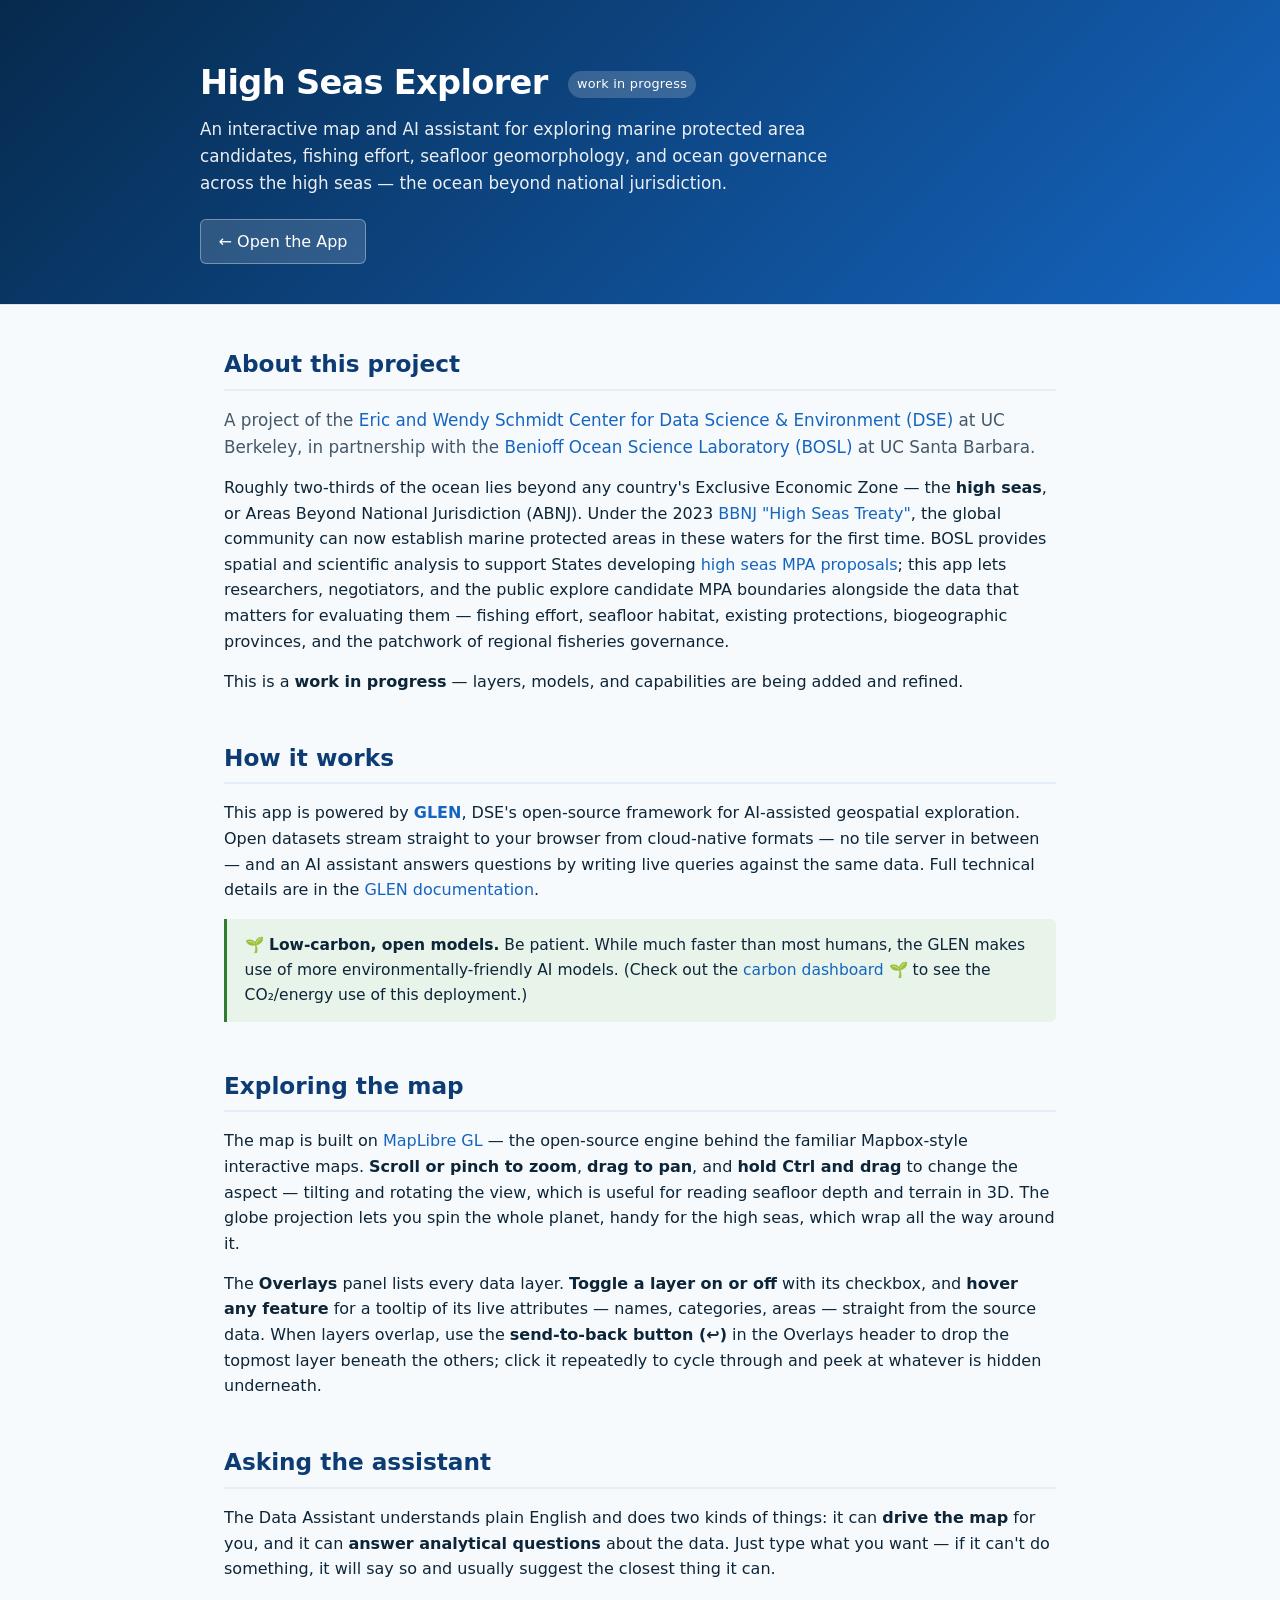
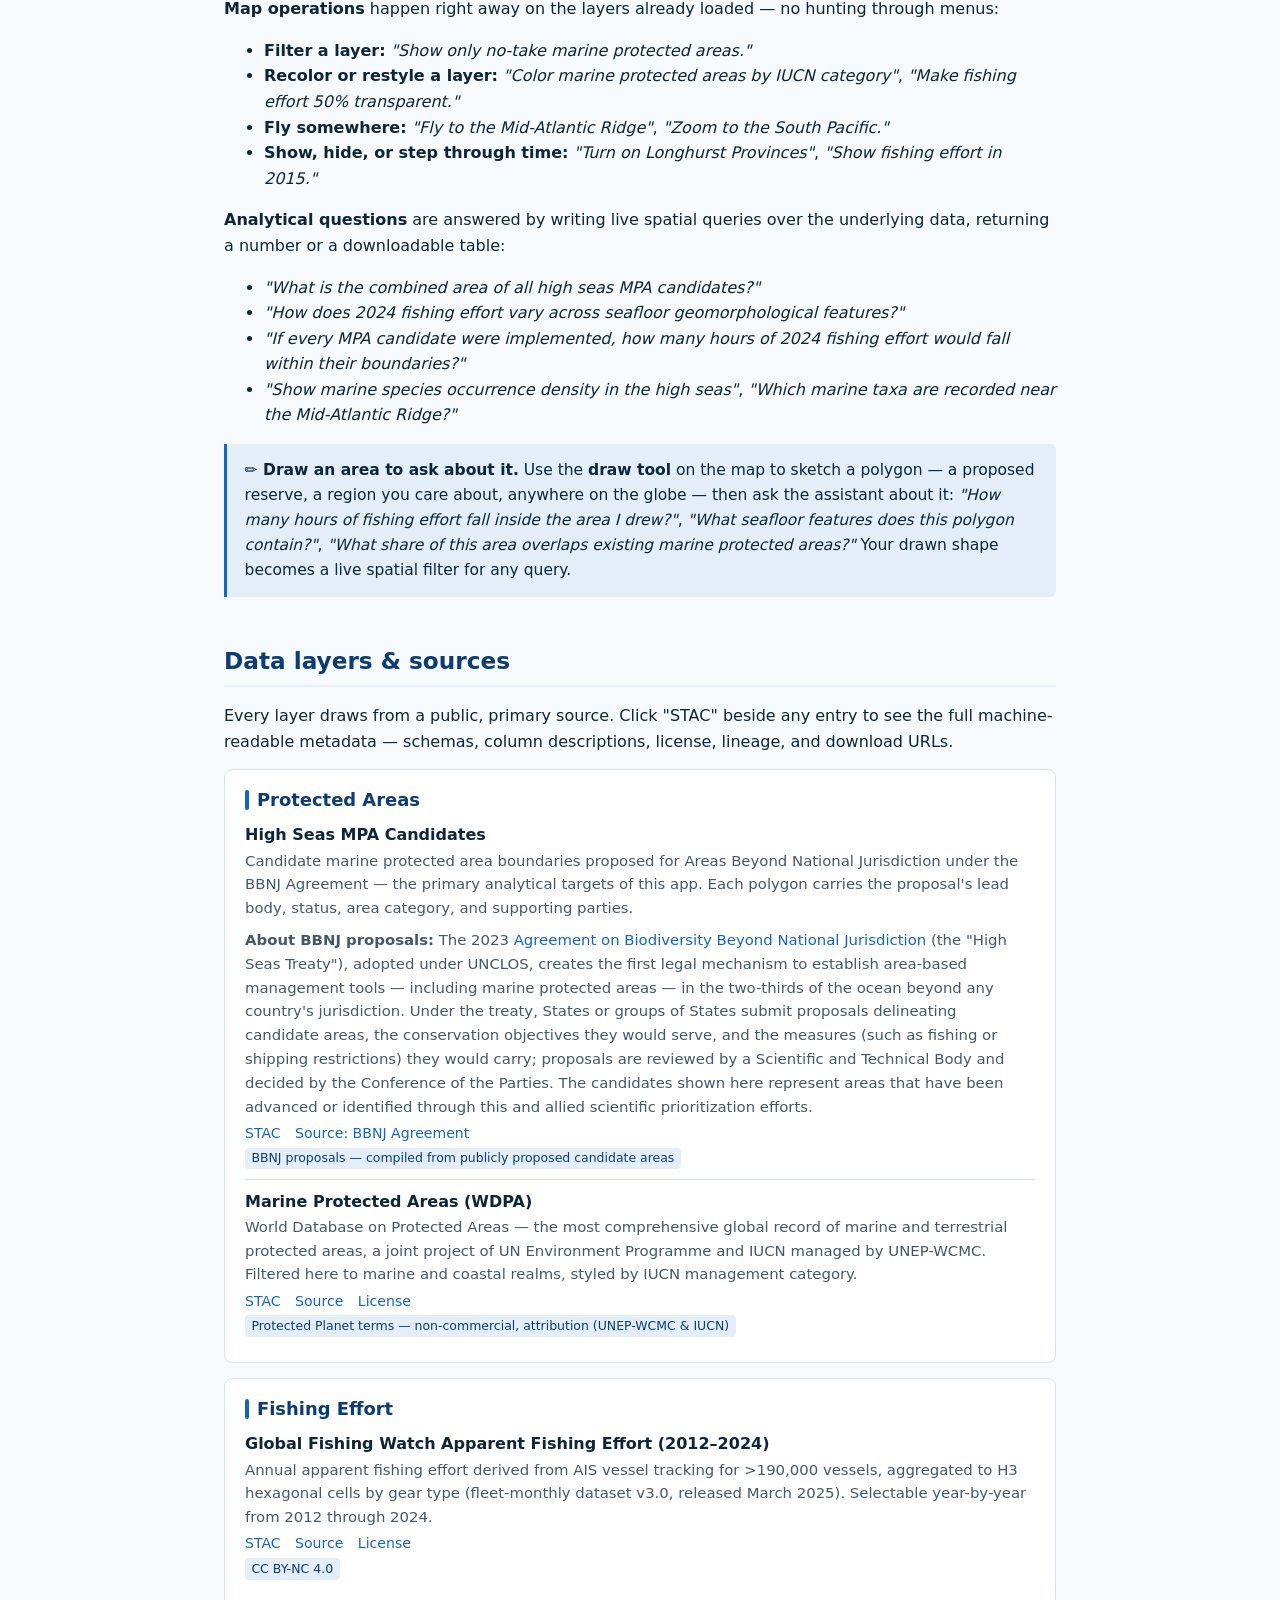
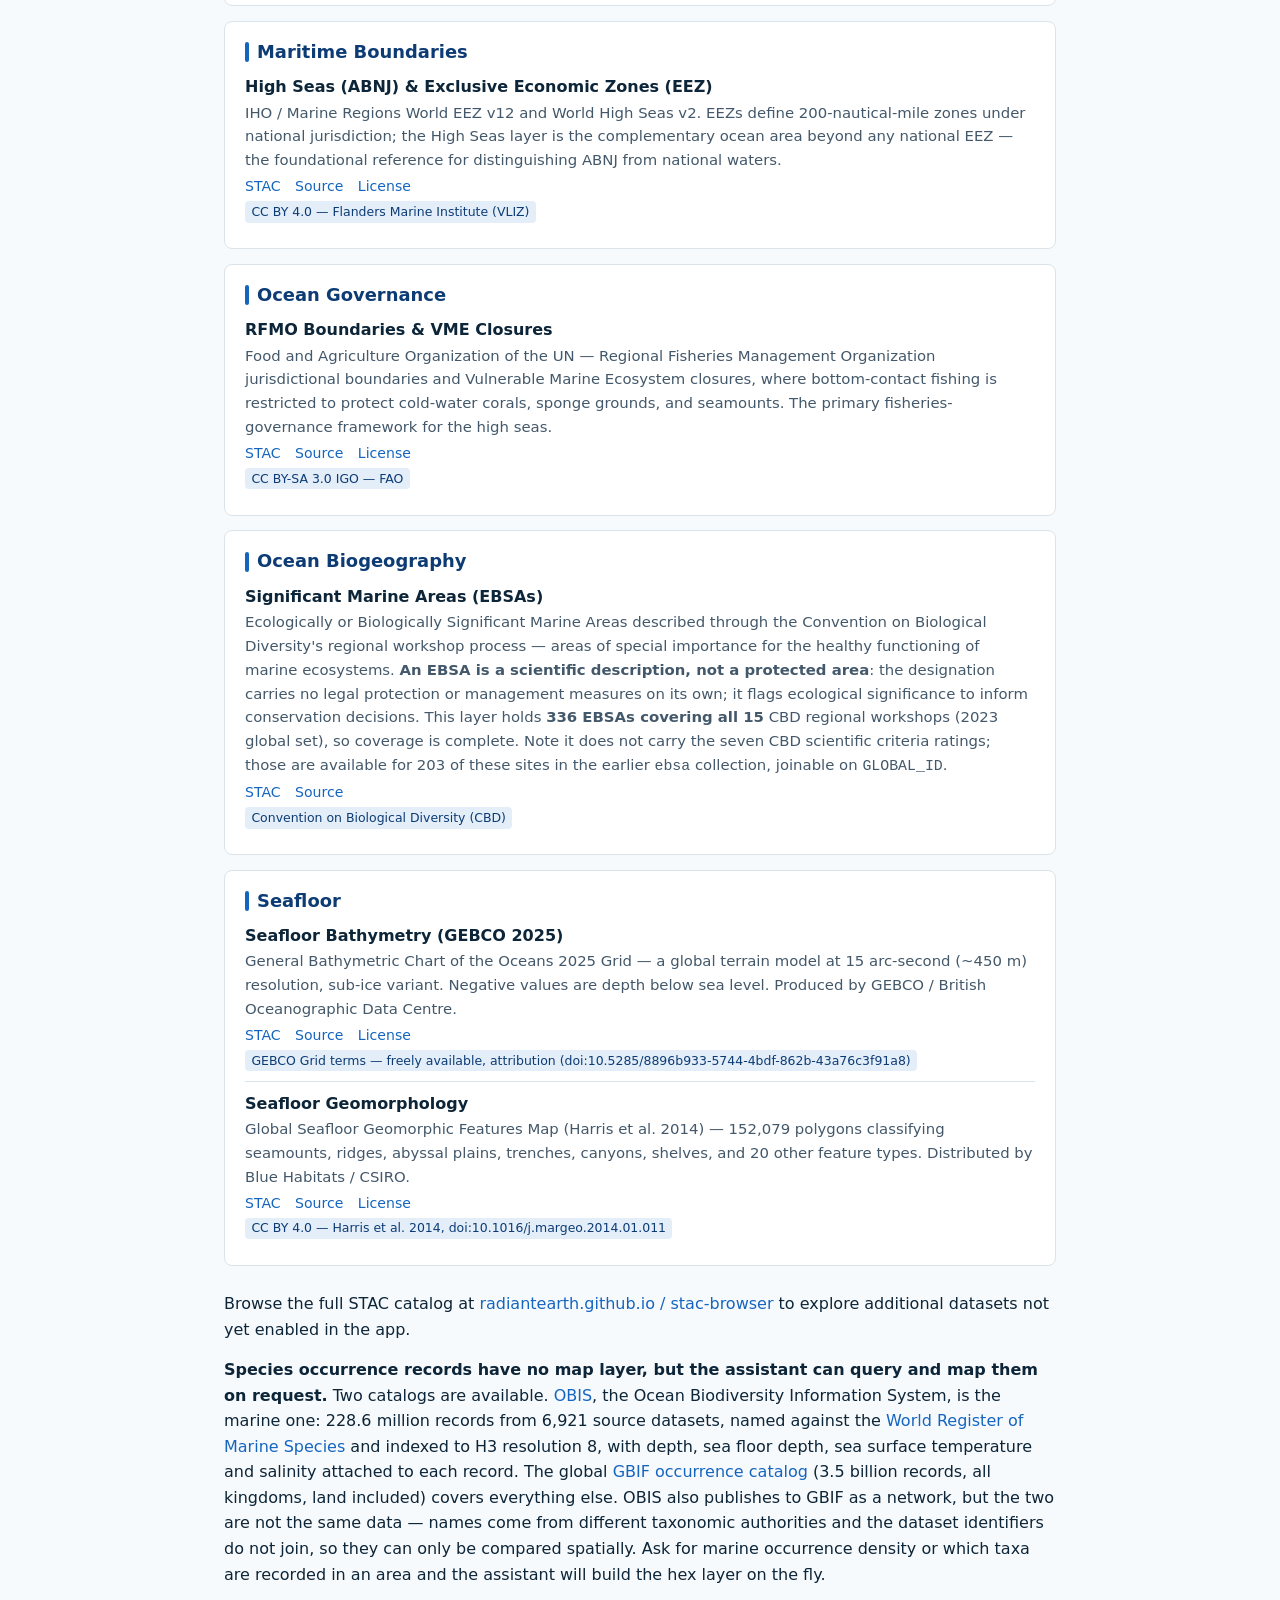
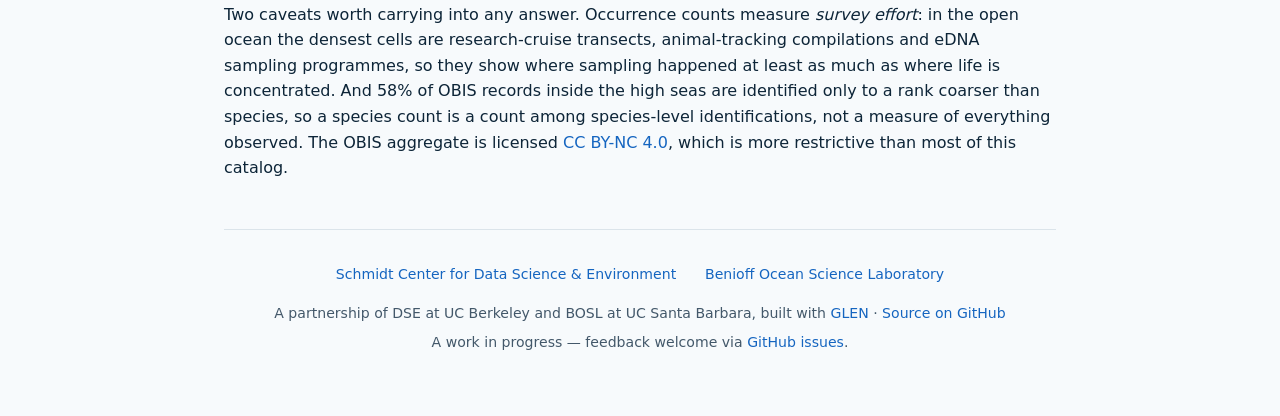
<file: docs.html>
<!DOCTYPE html>
<html lang="en">
<head>
<meta charset="UTF-8">
<meta name="viewport" content="width=device-width, initial-scale=1.0">
<title>About — High Seas Explorer</title>
<style>
:root {
    --ink: #0d2538;
    --ink-soft: #43586a;
    --paper: #f7fafc;
    --rule: #dbe4ea;
    --accent: #1565c0;
    --accent-dark: #0d3c75;
    --accent-soft: #e3eef9;
    --link: #1565c0;
    --max: 880px;
}

* { box-sizing: border-box; }

html, body {
    margin: 0;
    padding: 0;
    background: var(--paper);
    color: var(--ink);
    font-family: -apple-system, BlinkMacSystemFont, "Segoe UI", system-ui, sans-serif;
    font-size: 16px;
    line-height: 1.6;
}

a { color: var(--link); text-decoration: none; }
a:hover { text-decoration: underline; }

header.hero {
    background: linear-gradient(135deg, #062a4d 0%, var(--accent) 100%);
    color: #fff;
    padding: 3.5rem 1.5rem 2.5rem;
    border-bottom: 1px solid var(--rule);
}
.hero-inner {
    max-width: var(--max);
    margin: 0 auto;
}
.hero h1 {
    font-size: 2.1rem;
    margin: 0 0 0.4rem 0;
    font-weight: 600;
    letter-spacing: -0.02em;
}
.hero .tag {
    font-size: 1.05rem;
    opacity: 0.92;
    margin: 0 0 1.4rem 0;
    max-width: 60ch;
}
.hero .cta {
    display: inline-block;
    background: rgba(255,255,255,0.15);
    color: #fff;
    padding: 0.55rem 1.1rem;
    border-radius: 6px;
    border: 1px solid rgba(255,255,255,0.35);
    font-weight: 500;
    transition: background 0.15s;
}
.hero .cta:hover { background: rgba(255,255,255,0.28); text-decoration: none; }
.hero .badge {
    display: inline-block;
    margin-left: 0.6rem;
    padding: 0.18rem 0.55rem;
    border-radius: 999px;
    background: rgba(255,255,255,0.18);
    font-size: 0.8rem;
    font-weight: 500;
    letter-spacing: 0.02em;
    vertical-align: middle;
}

main {
    max-width: var(--max);
    margin: 0 auto;
    padding: 2.5rem 1.5rem 4rem;
}

section { margin-bottom: 2.8rem; }

h2 {
    font-size: 1.45rem;
    color: var(--accent-dark);
    border-bottom: 2px solid var(--accent-soft);
    padding-bottom: 0.4rem;
    margin: 0 0 1rem 0;
    font-weight: 600;
}
h3 {
    font-size: 1.12rem;
    color: var(--ink);
    margin: 1.4rem 0 0.5rem 0;
    font-weight: 600;
}
p { margin: 0.5rem 0 0.9rem; }
p.lede { font-size: 1.05rem; color: var(--ink-soft); }

.layer-group {
    background: #fff;
    border: 1px solid var(--rule);
    border-radius: 8px;
    padding: 1rem 1.25rem;
    margin: 0.9rem 0;
}
.layer-group h3 {
    margin-top: 0;
    color: var(--accent-dark);
    display: flex;
    align-items: center;
    gap: 0.5rem;
}
.layer-group h3::before {
    content: "";
    display: inline-block;
    width: 4px;
    height: 1.1em;
    background: var(--accent);
    border-radius: 2px;
}
.layer {
    padding: 0.55rem 0;
    border-top: 1px solid var(--rule);
}
.layer:first-of-type { border-top: 0; padding-top: 0; }
.layer .name {
    font-weight: 600;
    color: var(--ink);
}
.layer .source {
    color: var(--ink-soft);
    font-size: 0.93rem;
    margin: 0.1rem 0 0.15rem;
}
.layer .links {
    font-size: 0.88rem;
}
.layer .links a { margin-right: 0.9rem; }
.lic {
    display: inline-block;
    font-size: 0.78rem;
    font-weight: 500;
    color: var(--accent-dark);
    background: var(--accent-soft);
    border-radius: 4px;
    padding: 0.05rem 0.4rem;
    margin-top: 0.2rem;
}

.callout {
    background: var(--accent-soft);
    border-left: 3px solid var(--accent);
    padding: 0.9rem 1.1rem;
    border-radius: 0 6px 6px 0;
    margin: 1rem 0;
    font-size: 0.97rem;
}
.callout.green {
    background: #e8f3ea;
    border-left-color: #2e7d32;
}

.foot {
    text-align: center;
    color: var(--ink-soft);
    font-size: 0.88rem;
    margin-top: 3rem;
    padding-top: 1.5rem;
    border-top: 1px solid var(--rule);
}
.foot .partners {
    display: flex;
    justify-content: center;
    gap: 1.8rem;
    flex-wrap: wrap;
    margin: 0.6rem 0 1rem;
    font-weight: 500;
    color: var(--ink);
}

@media (max-width: 600px) {
    .hero h1 { font-size: 1.6rem; }
    main { padding: 1.5rem 1rem 3rem; }
    h2 { font-size: 1.2rem; }
}
</style>
</head>
<body>

<header class="hero">
    <div class="hero-inner">
        <h1>High Seas Explorer
            <span class="badge">work in progress</span>
        </h1>
        <p class="tag">An interactive map and AI assistant for exploring marine protected area candidates, fishing effort, seafloor geomorphology, and ocean governance across the high seas — the ocean beyond national jurisdiction.</p>
        <a href="/" class="cta">← Open the App</a>
    </div>
</header>

<main>

<section>
    <h2>About this project</h2>
    <p class="lede">A project of the <a href="https://dse.berkeley.edu" target="_blank" rel="noopener">Eric and Wendy Schmidt Center for Data Science &amp; Environment (DSE)</a> at UC Berkeley, in partnership with the <a href="https://bosl.ucsb.edu" target="_blank" rel="noopener">Benioff Ocean Science Laboratory (BOSL)</a> at UC Santa Barbara.</p>
    <p>Roughly two-thirds of the ocean lies beyond any country's Exclusive Economic Zone — the <strong>high seas</strong>, or Areas Beyond National Jurisdiction (ABNJ). Under the 2023 <a href="https://www.un.org/bbnj/" target="_blank" rel="noopener">BBNJ "High Seas Treaty"</a>, the global community can now establish marine protected areas in these waters for the first time. BOSL provides spatial and scientific analysis to support States developing <a href="https://bosl.ucsb.edu/bbnj/" target="_blank" rel="noopener">high seas MPA proposals</a>; this app lets researchers, negotiators, and the public explore candidate MPA boundaries alongside the data that matters for evaluating them — fishing effort, seafloor habitat, existing protections, biogeographic provinces, and the patchwork of regional fisheries governance.</p>
    <p>This is a <strong>work in progress</strong> — layers, models, and capabilities are being added and refined.</p>
</section>

<section>
    <h2>How it works</h2>
    <p>This app is powered by <a href="https://schmidtdse.github.io/glen/" target="_blank" rel="noopener"><strong>GLEN</strong></a>, DSE's open-source framework for AI-assisted geospatial exploration. Open datasets stream straight to your browser from cloud-native formats — no tile server in between — and an AI assistant answers questions by writing live queries against the same data. Full technical details are in the <a href="https://schmidtdse.github.io/glen/" target="_blank" rel="noopener">GLEN documentation</a>.</p>

    <div class="callout green">
        <strong>🌱 Low-carbon, open models.</strong> Be patient. While much faster than most humans, the GLEN makes use of more environmentally-friendly AI models. (Check out the <a href="https://carbon-dashboard.nrp-nautilus.io" target="_blank" rel="noopener">carbon dashboard 🌱</a> to see the CO₂/energy use of this deployment.)
    </div>
</section>

<section>
    <h2>Exploring the map</h2>
    <p>The map is built on <a href="https://maplibre.org" target="_blank" rel="noopener">MapLibre GL</a> — the open-source engine behind the familiar Mapbox-style interactive maps. <strong>Scroll or pinch to zoom</strong>, <strong>drag to pan</strong>, and <strong>hold Ctrl and drag</strong> to change the aspect — tilting and rotating the view, which is useful for reading seafloor depth and terrain in 3D. The globe projection lets you spin the whole planet, handy for the high seas, which wrap all the way around it.</p>
    <p>The <strong>Overlays</strong> panel lists every data layer. <strong>Toggle a layer on or off</strong> with its checkbox, and <strong>hover any feature</strong> for a tooltip of its live attributes — names, categories, areas — straight from the source data. When layers overlap, use the <strong>send-to-back button (↩)</strong> in the Overlays header to drop the topmost layer beneath the others; click it repeatedly to cycle through and peek at whatever is hidden underneath.</p>
</section>

<section>
    <h2>Asking the assistant</h2>
    <p>The Data Assistant understands plain English and does two kinds of things: it can <strong>drive the map</strong> for you, and it can <strong>answer analytical questions</strong> about the data. Just type what you want — if it can't do something, it will say so and usually suggest the closest thing it can.</p>

    <p><strong>Map operations</strong> happen right away on the layers already loaded — no hunting through menus:</p>
    <ul>
        <li><strong>Filter a layer:</strong> <em>"Show only no-take marine protected areas."</em></li>
        <li><strong>Recolor or restyle a layer:</strong> <em>"Color marine protected areas by IUCN category"</em>, <em>"Make fishing effort 50% transparent."</em></li>
        <li><strong>Fly somewhere:</strong> <em>"Fly to the Mid-Atlantic Ridge"</em>, <em>"Zoom to the South Pacific."</em></li>
        <li><strong>Show, hide, or step through time:</strong> <em>"Turn on Longhurst Provinces"</em>, <em>"Show fishing effort in 2015."</em></li>
    </ul>

    <p><strong>Analytical questions</strong> are answered by writing live spatial queries over the underlying data, returning a number or a downloadable table:</p>
    <ul>
        <li><em>"What is the combined area of all high seas MPA candidates?"</em></li>
        <li><em>"How does 2024 fishing effort vary across seafloor geomorphological features?"</em></li>
        <li><em>"If every MPA candidate were implemented, how many hours of 2024 fishing effort would fall within their boundaries?"</em></li>
        <li><em>"Show marine species occurrence density in the high seas"</em>, <em>"Which marine taxa are recorded near the Mid-Atlantic Ridge?"</em></li>
    </ul>

    <div class="callout">
        <strong>✏️ Draw an area to ask about it.</strong> Use the <strong>draw tool</strong> on the map to sketch a polygon — a proposed reserve, a region you care about, anywhere on the globe — then ask the assistant about it: <em>"How many hours of fishing effort fall inside the area I drew?"</em>, <em>"What seafloor features does this polygon contain?"</em>, <em>"What share of this area overlaps existing marine protected areas?"</em> Your drawn shape becomes a live spatial filter for any query.
    </div>
</section>

<section>
    <h2>Data layers &amp; sources</h2>
    <p>Every layer draws from a public, primary source. Click "STAC" beside any entry to see the full machine-readable metadata — schemas, column descriptions, license, lineage, and download URLs.</p>

    <div class="layer-group">
        <h3>Protected Areas</h3>
        <div class="layer">
            <div class="name">High Seas MPA Candidates</div>
            <div class="source">Candidate marine protected area boundaries proposed for Areas Beyond National Jurisdiction under the BBNJ Agreement — the primary analytical targets of this app. Each polygon carries the proposal's lead body, status, area category, and supporting parties.</div>
            <div class="source" style="margin-top:0.5rem;"><strong>About BBNJ proposals:</strong> The 2023 <a href="https://www.un.org/bbnj/" target="_blank" rel="noopener">Agreement on Biodiversity Beyond National Jurisdiction</a> (the "High Seas Treaty"), adopted under UNCLOS, creates the first legal mechanism to establish area-based management tools — including marine protected areas — in the two-thirds of the ocean beyond any country's jurisdiction. Under the treaty, States or groups of States submit proposals delineating candidate areas, the conservation objectives they would serve, and the measures (such as fishing or shipping restrictions) they would carry; proposals are reviewed by a Scientific and Technical Body and decided by the Conference of the Parties. The candidates shown here represent areas that have been advanced or identified through this and allied scientific prioritization efforts.</div>
            <div class="links"><a href="https://radiantearth.github.io/stac-browser/#/external/s3-west.nrp-nautilus.io/public-high-seas/mpa-candidates/stac-collection.json" target="_blank" rel="noopener">STAC</a><a href="https://www.un.org/bbnj/" target="_blank" rel="noopener">Source: BBNJ Agreement</a></div>
            <span class="lic">BBNJ proposals — compiled from publicly proposed candidate areas</span>
        </div>
        <div class="layer">
            <div class="name">Marine Protected Areas (WDPA)</div>
            <div class="source">World Database on Protected Areas — the most comprehensive global record of marine and terrestrial protected areas, a joint project of UN Environment Programme and IUCN managed by UNEP-WCMC. Filtered here to marine and coastal realms, styled by IUCN management category.</div>
            <div class="links"><a href="https://radiantearth.github.io/stac-browser/#/external/s3-west.nrp-nautilus.io/public-wdpa/wdpa/stac-collection.json" target="_blank" rel="noopener">STAC</a><a href="https://www.protectedplanet.net/en/thematic-areas/wdpa" target="_blank" rel="noopener">Source</a><a href="https://www.protectedplanet.net/en/legal" target="_blank" rel="noopener">License</a></div>
            <span class="lic">Protected Planet terms — non-commercial, attribution (UNEP-WCMC &amp; IUCN)</span>
        </div>
    </div>

    <div class="layer-group">
        <h3>Fishing Effort</h3>
        <div class="layer">
            <div class="name">Global Fishing Watch Apparent Fishing Effort (2012–2024)</div>
            <div class="source">Annual apparent fishing effort derived from AIS vessel tracking for &gt;190,000 vessels, aggregated to H3 hexagonal cells by gear type (fleet-monthly dataset v3.0, released March 2025). Selectable year-by-year from 2012 through 2024.</div>
            <div class="links"><a href="https://radiantearth.github.io/stac-browser/#/external/s3-west.nrp-nautilus.io/public-gfw/stac-collection.json" target="_blank" rel="noopener">STAC</a><a href="https://globalfishingwatch.org" target="_blank" rel="noopener">Source</a><a href="https://creativecommons.org/licenses/by-nc/4.0/" target="_blank" rel="noopener">License</a></div>
            <span class="lic">CC BY-NC 4.0</span>
        </div>
    </div>

    <div class="layer-group">
        <h3>Maritime Boundaries</h3>
        <div class="layer">
            <div class="name">High Seas (ABNJ) &amp; Exclusive Economic Zones (EEZ)</div>
            <div class="source">IHO / Marine Regions World EEZ v12 and World High Seas v2. EEZs define 200-nautical-mile zones under national jurisdiction; the High Seas layer is the complementary ocean area beyond any national EEZ — the foundational reference for distinguishing ABNJ from national waters.</div>
            <div class="links"><a href="https://radiantearth.github.io/stac-browser/#/external/s3-west.nrp-nautilus.io/public-high-seas/iho/stac-collection.json" target="_blank" rel="noopener">STAC</a><a href="https://www.marineregions.org/" target="_blank" rel="noopener">Source</a><a href="https://creativecommons.org/licenses/by/4.0/" target="_blank" rel="noopener">License</a></div>
            <span class="lic">CC BY 4.0 — Flanders Marine Institute (VLIZ)</span>
        </div>
    </div>

    <div class="layer-group">
        <h3>Ocean Governance</h3>
        <div class="layer">
            <div class="name">RFMO Boundaries &amp; VME Closures</div>
            <div class="source">Food and Agriculture Organization of the UN — Regional Fisheries Management Organization jurisdictional boundaries and Vulnerable Marine Ecosystem closures, where bottom-contact fishing is restricted to protect cold-water corals, sponge grounds, and seamounts. The primary fisheries-governance framework for the high seas.</div>
            <div class="links"><a href="https://radiantearth.github.io/stac-browser/#/external/s3-west.nrp-nautilus.io/public-high-seas/rfmo/stac-collection.json" target="_blank" rel="noopener">STAC</a><a href="https://www.fao.org/fishery/en/rfb" target="_blank" rel="noopener">Source</a><a href="https://creativecommons.org/licenses/by-sa/3.0/igo/" target="_blank" rel="noopener">License</a></div>
            <span class="lic">CC BY-SA 3.0 IGO — FAO</span>
        </div>
    </div>

    <div class="layer-group">
        <h3>Ocean Biogeography</h3>
        <div class="layer">
            <div class="name">Significant Marine Areas (EBSAs)</div>
            <div class="source">Ecologically or Biologically Significant Marine Areas described through the Convention on Biological Diversity's regional workshop process — areas of special importance for the healthy functioning of marine ecosystems. <strong>An EBSA is a scientific description, not a protected area</strong>: the designation carries no legal protection or management measures on its own; it flags ecological significance to inform conservation decisions. This layer holds <strong>336 EBSAs covering all 15</strong> CBD regional workshops (2023 global set), so coverage is complete. Note it does not carry the seven CBD scientific criteria ratings; those are available for 203 of these sites in the earlier <code>ebsa</code> collection, joinable on <code>GLOBAL_ID</code>.</div>
            <div class="links"><a href="https://radiantearth.github.io/stac-browser/#/external/s3-west.nrp-nautilus.io/public-high-seas/ebsa-2023/stac-collection.json" target="_blank" rel="noopener">STAC</a><a href="https://www.cbd.int/ebsa/" target="_blank" rel="noopener">Source</a></div>
            <span class="lic">Convention on Biological Diversity (CBD)</span>
        </div>
    </div>

    <div class="layer-group">
        <h3>Seafloor</h3>
        <div class="layer">
            <div class="name">Seafloor Bathymetry (GEBCO 2025)</div>
            <div class="source">General Bathymetric Chart of the Oceans 2025 Grid — a global terrain model at 15 arc-second (~450 m) resolution, sub-ice variant. Negative values are depth below sea level. Produced by GEBCO / British Oceanographic Data Centre.</div>
            <div class="links"><a href="https://radiantearth.github.io/stac-browser/#/external/s3-west.nrp-nautilus.io/public-high-seas/gebco-2025/stac-collection.json" target="_blank" rel="noopener">STAC</a><a href="https://www.gebco.net" target="_blank" rel="noopener">Source</a><a href="https://www.gebco.net/data-products/gridded-bathymetry-data/#licence" target="_blank" rel="noopener">License</a></div>
            <span class="lic">GEBCO Grid terms — freely available, attribution (doi:10.5285/8896b933-5744-4bdf-862b-43a76c3f91a8)</span>
        </div>
        <div class="layer">
            <div class="name">Seafloor Geomorphology</div>
            <div class="source">Global Seafloor Geomorphic Features Map (Harris et al. 2014) — 152,079 polygons classifying seamounts, ridges, abyssal plains, trenches, canyons, shelves, and 20 other feature types. Distributed by Blue Habitats / CSIRO.</div>
            <div class="links"><a href="https://radiantearth.github.io/stac-browser/#/external/s3-west.nrp-nautilus.io/public-high-seas/seafloor-geomorphology/stac-collection.json" target="_blank" rel="noopener">STAC</a><a href="https://bluehabitats.org" target="_blank" rel="noopener">Source</a><a href="https://creativecommons.org/licenses/by/4.0/" target="_blank" rel="noopener">License</a></div>
            <span class="lic">CC BY 4.0 — Harris et al. 2014, doi:10.1016/j.margeo.2014.01.011</span>
        </div>
    </div>

    <p style="margin-top: 1.6rem;">Browse the full STAC catalog at <a href="https://radiantearth.github.io/stac-browser/#/external/s3-west.nrp-nautilus.io/public-data/stac/catalog.json" target="_blank" rel="noopener">radiantearth.github.io / stac-browser</a> to explore additional datasets not yet enabled in the app.</p>

    <p><strong>Species occurrence records have no map layer, but the assistant can query and map them on request.</strong> Two catalogs are available. <a href="https://radiantearth.github.io/stac-browser/#/external/s3-west.nrp-nautilus.io/public-obis/stac-collection.json" target="_blank" rel="noopener">OBIS</a>, the Ocean Biodiversity Information System, is the marine one: 228.6 million records from 6,921 source datasets, named against the <a href="https://www.marinespecies.org" target="_blank" rel="noopener">World Register of Marine Species</a> and indexed to H3 resolution 8, with depth, sea floor depth, sea surface temperature and salinity attached to each record. The global <a href="https://radiantearth.github.io/stac-browser/#/external/s3-west.nrp-nautilus.io/public-gbif/stac-collection.json" target="_blank" rel="noopener">GBIF occurrence catalog</a> (3.5 billion records, all kingdoms, land included) covers everything else. OBIS also publishes to GBIF as a network, but the two are not the same data &mdash; names come from different taxonomic authorities and the dataset identifiers do not join, so they can only be compared spatially. Ask for marine occurrence density or which taxa are recorded in an area and the assistant will build the hex layer on the fly.</p>

    <p>Two caveats worth carrying into any answer. Occurrence counts measure <em>survey effort</em>: in the open ocean the densest cells are research-cruise transects, animal-tracking compilations and eDNA sampling programmes, so they show where sampling happened at least as much as where life is concentrated. And 58% of OBIS records inside the high seas are identified only to a rank coarser than species, so a species count is a count among species-level identifications, not a measure of everything observed. The OBIS aggregate is licensed <a href="https://creativecommons.org/licenses/by-nc/4.0/" target="_blank" rel="noopener">CC BY-NC 4.0</a>, which is more restrictive than most of this catalog.</p>
</section>

<div class="foot">
    <div class="partners">
        <span><a href="https://dse.berkeley.edu" target="_blank" rel="noopener">Schmidt Center for Data Science &amp; Environment</a></span>
        <span><a href="https://bosl.ucsb.edu" target="_blank" rel="noopener">Benioff Ocean Science Laboratory</a></span>
    </div>
    <div>A partnership of DSE at UC Berkeley and BOSL at UC Santa Barbara, built with <a href="https://github.com/SchmidtDSE/glen" target="_blank" rel="noopener">GLEN</a> · <a href="https://github.com/boettiger-lab/bosl-high-seas" target="_blank" rel="noopener">Source on GitHub</a></div>
    <div style="margin-top:0.4rem;">A work in progress — feedback welcome via <a href="https://github.com/boettiger-lab/bosl-high-seas/issues" target="_blank" rel="noopener">GitHub issues</a>.</div>
</div>

</main>

</body>
</html>
</file>
